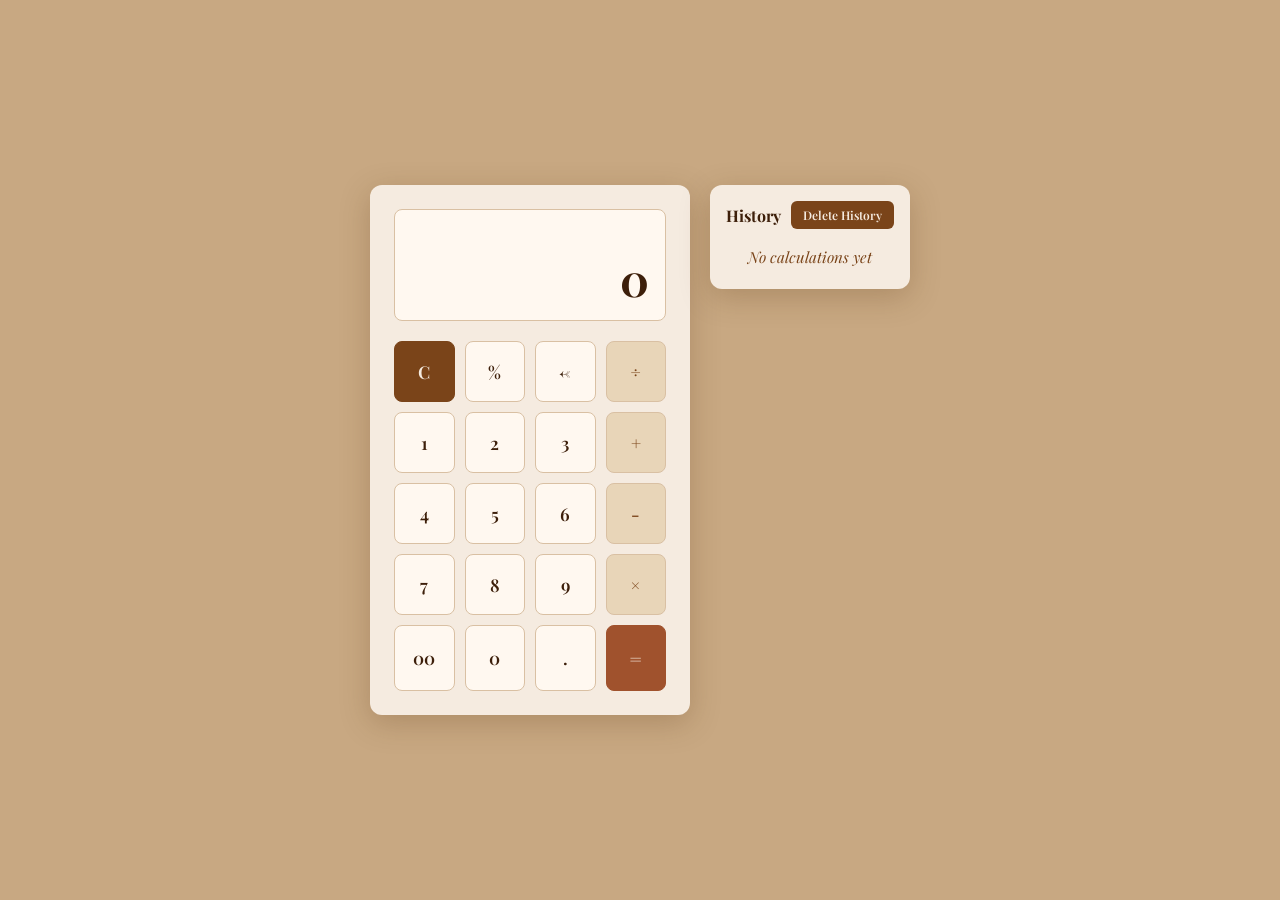
<file: index.html>
<!DOCTYPE html>
<html>
<head>
  <title>Calculator</title>
  <link rel="icon" href="data:image/svg+xml,<svg xmlns=%22http://www.w3.org/2000/svg%22 viewBox=%220 0 100 100%22><text y=%22.9em%22 font-size=%2290%22>🤎</text></svg>">
  <link rel="preconnect" href="https://fonts.googleapis.com">
  <link href="https://fonts.googleapis.com/css2?family=Playfair+Display:wght@400;600;700&display=swap" rel="stylesheet">
  <link rel="stylesheet" href="calculator.css">
</head>
<body>

  <div id="wrapper">

    <div id="calculator">
      <div id="display">
        <div id="expression"></div>
        <div id="result">0</div>
      </div>

      <div id="buttons">
        <button onclick="clearCalc()">C</button>
        <button onclick="percent()">%</button>
        <button onclick="backspace()">←</button>
        <button class="operator" onclick="append('/')">÷</button>

        <button onclick="append('1')">1</button>
        <button onclick="append('2')">2</button>
        <button onclick="append('3')">3</button>
        <button class="operator" onclick="append('+')">+</button>

        <button onclick="append('4')">4</button>
        <button onclick="append('5')">5</button>
        <button onclick="append('6')">6</button>
        <button class="operator" onclick="append('-')">-</button>

        <button onclick="append('7')">7</button>
        <button onclick="append('8')">8</button>
        <button onclick="append('9')">9</button>
        <button class="operator" onclick="append('*')">×</button>

        <button onclick="append('00')">00</button>
        <button onclick="append('0')">0</button>
        <button onclick="append('.')">.</button>
        <button onclick="calculate()" id="equals">=</button>
      </div>
    </div>

    <div id="history">
      <div id="history-header">
        <span>History</span>
        <button id="clear-history-btn" onclick="clearHistory()">Delete History</button>
      </div>
      <ul id="history-list"></ul>
    </div>

  </div>

  <script src="calculator.js"></script>

</body>
</html>
</file>
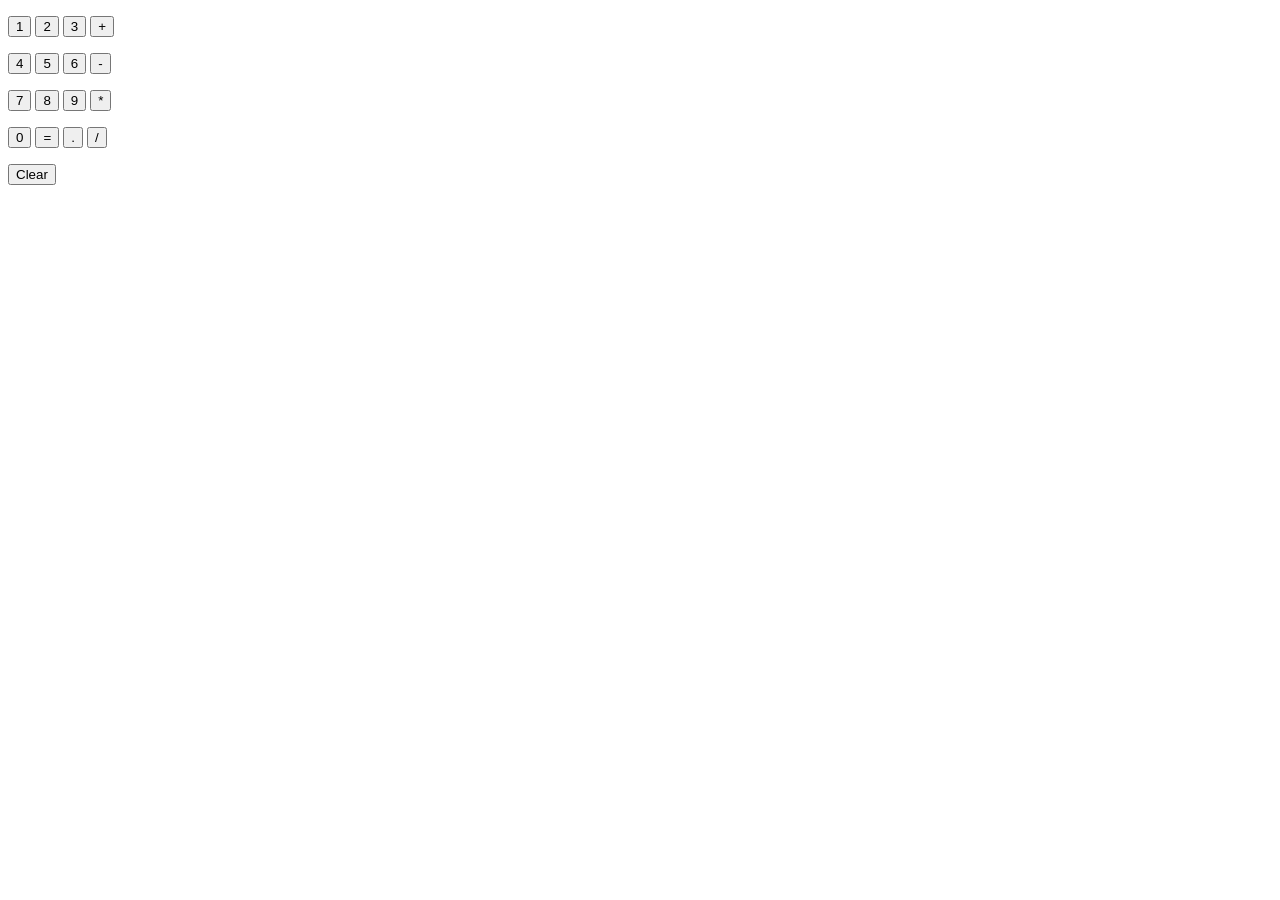
<file: calculator.html>
<!DOCTYPE html>
<head>
  <title>Calculator</title>
  <body>
    <p>
    <button onclick="calculation += 1, console.log(calculation)">1</button>
    <button onclick="calculation += 2, console.log(calculation)">2</button>
    <button onclick="calculation += 3, console.log(calculation)">3</button>
    <button onclick="calculation += '+', console.log(calculation)">+</button>
    </p>
    <p>
    <button onclick="calculation += 4, console.log(calculation)">4</button>
    <button onclick="calculation += 5, console.log(calculation)">5</button>
    <button onclick="calculation += 6, console.log(calculation)">6</button>
    <button onclick="calculation -= '-', console.log(calculation)">-</button>


    </p>
    <p>
    <button onclick="calculation += 7, console.log(calculation)">7</button>
    <button onclick="calculation += 8, console.log(calculation)">8</button>
    <button onclick="calculation += 9, console.log(calculation)">9</button>
    <button onclick="calculation *= '*', console.log(calculation)">*</button>

    </p>
    <p>
      <button onclick="calculation += '0',console.log(calculation)">0</button>
      <button onclick="console.log(eval(calculation))">=</button>
      <button onclick="calculation +='', console.log(calculation)">.</button>
      <button onclick="calculation /= '/', console.log(calculation)">/</button>

    </p>

    
    <button onclick="calculation = 0, console.log('Cleared')">Clear</button>
  </body>

  <script src = 'calculator.js'></script>


</head>
</file>
<file: calculator.css>
* {
  margin: 0;
  padding: 0;
  box-sizing: border-box;
}

body {
  font-family: 'Playfair Display', serif;
  display: flex;
  justify-content: center;
  align-items: center;
  min-height: 100vh;
  background-color: #c8a882;
}

#wrapper {
  display: flex;
  align-items: flex-start;
  gap: 20px;
}

#calculator {
  background: #f5ebe0;
  border-radius: 12px;
  padding: 24px;
  width: 320px;
  box-shadow: 0 8px 30px rgba(90, 55, 20, 0.25);
}

#display {
  background: #fff8f0;
  border-radius: 8px;
  padding: 16px 16px 12px;
  text-align: right;
  margin-bottom: 20px;
  border: 1px solid #d9c0a3;
}

#expression {
  font-size: 1rem;
  min-height: 1.4rem;
  color: #b08060;
}

#result {
  font-size: 2.8rem;
  font-weight: 700;
  color: #3d1f0a;
  overflow: hidden;
  text-overflow: ellipsis;
  white-space: nowrap;
}

#buttons {
  display: grid;
  grid-template-columns: repeat(4, 1fr);
  gap: 10px;
}

button {
  padding: 18px;
  font-size: 1.1rem;
  font-family: 'Playfair Display', serif;
  font-weight: 600;
  border: 1px solid #d9c0a3;
  border-radius: 8px;
  cursor: pointer;
  background: #fff8f0;
  color: #3d1f0a;
  transition: all 0.15s ease;
}

button:hover {
  background: #eedfc8;
}

button:active {
  background: #e0cdb0;
  transform: translateY(1px);
}

.operator {
  background: #e8d5b8;
  color: #7a4419;
}

.operator:hover {
  background: #d9c0a0;
}

button:first-child {
  background: #7a4419;
  color: #f5ebe0;
  border-color: #7a4419;
}

button:first-child:hover {
  background: #5c3010;
}

#equals {
  background: #a0522d;
  color: #f5ebe0;
  border-color: #a0522d;
  font-size: 1.3rem;
}

#equals:hover {
  background: #7a4019;
}

#history {
  background: #f5ebe0;
  border-radius: 12px;
  padding: 16px;
  width: 200px;
  box-shadow: 0 8px 30px rgba(90, 55, 20, 0.25);
  max-height: 420px;
  overflow-y: auto;
}

#history-header {
  display: flex;
  justify-content: space-between;
  align-items: center;
  margin-bottom: 12px;
  color: #3d1f0a;
  font-weight: 700;
  font-size: 1rem;
}

#clear-history-btn {
  padding: 6px 12px;
  font-size: 0.75rem;
  background: #7a4419;
  color: #f5ebe0;
  border: none;
  border-radius: 6px;
  font-family: 'Playfair Display', serif;
  cursor: pointer;
}

#clear-history-btn:hover {
  background: #5c3010;
  transform: none;
}

#history-list {
  list-style: none;
  display: flex;
  flex-direction: column;
  gap: 6px;
}

#history-list li {
  font-size: 0.95rem;
  color: #7a4419;
  padding: 6px 10px;
  background: #fff8f0;
  border-radius: 6px;
  border: 1px solid #d9c0a3;
  word-break: break-all;
}

#empty-history {
  color: #b08060;
  font-style: italic;
  text-align: center;
  border: none !important;
  background: transparent !important;
}
</file>
